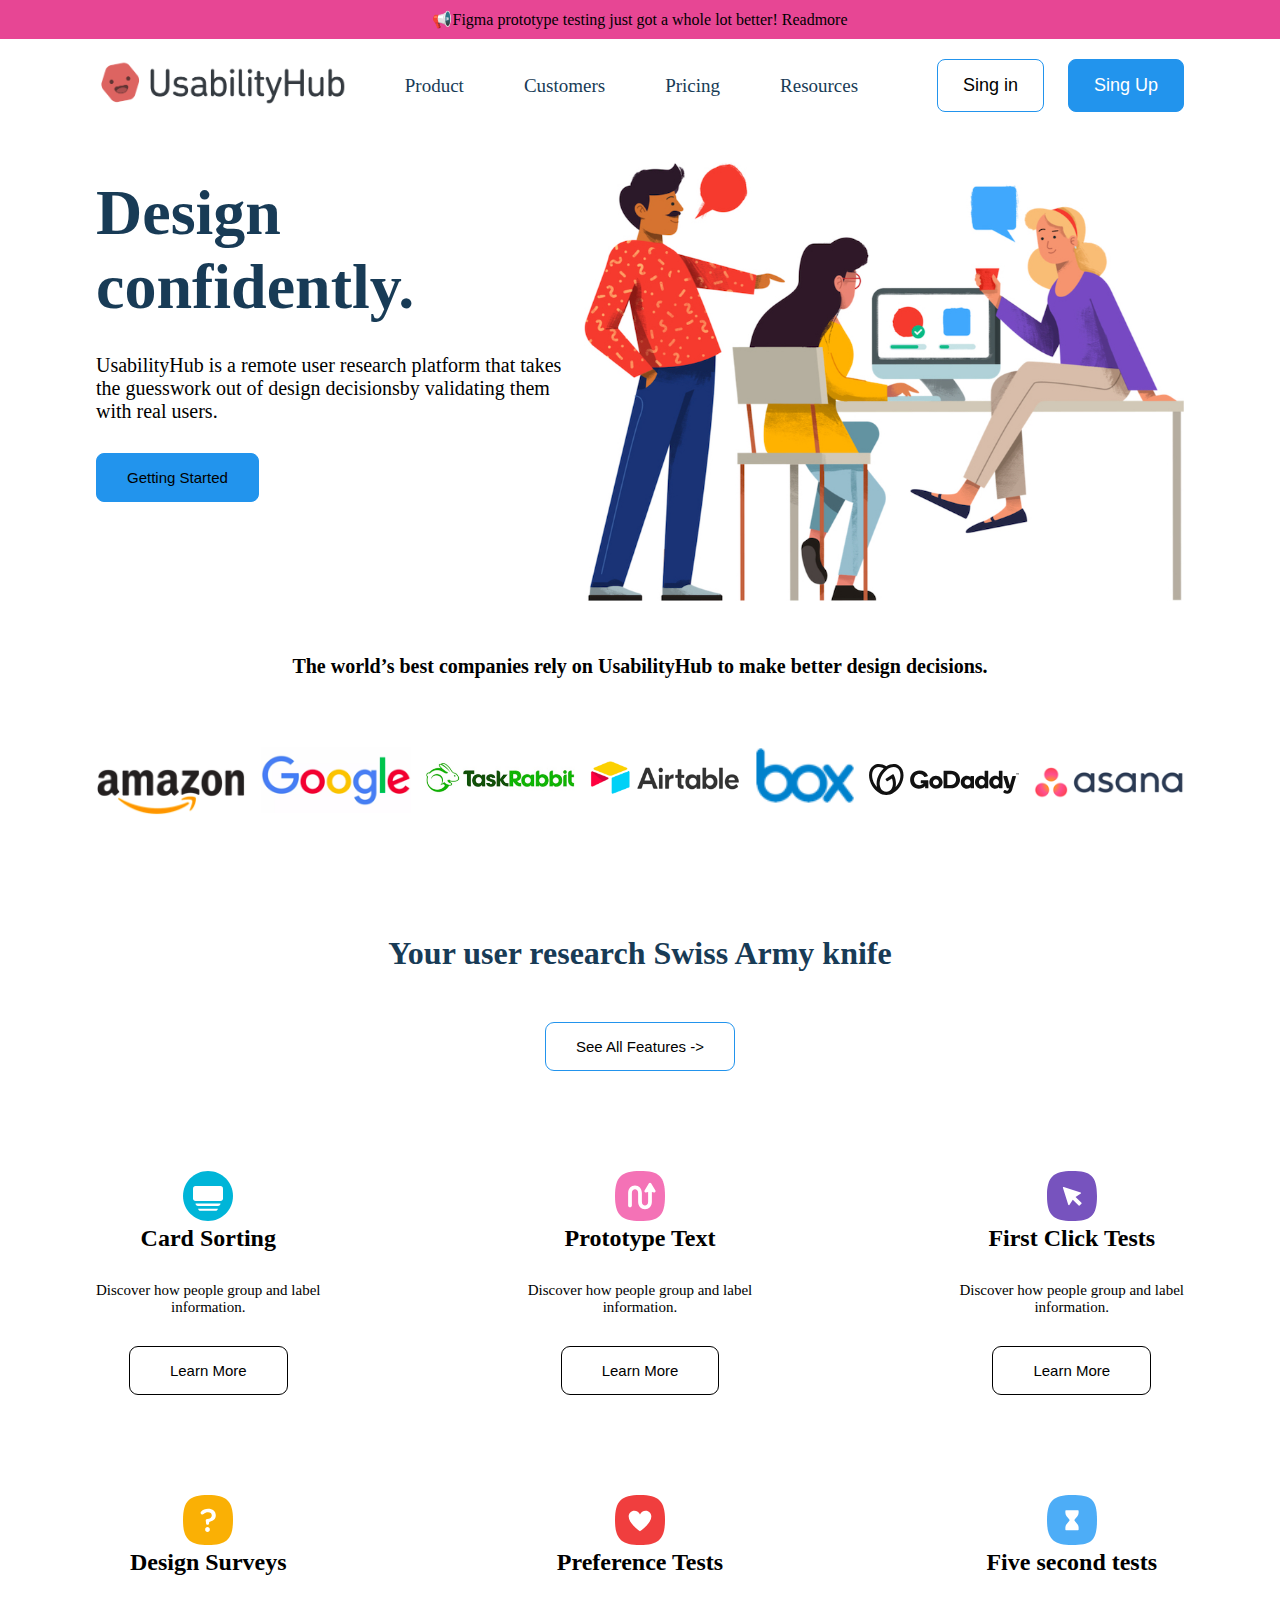
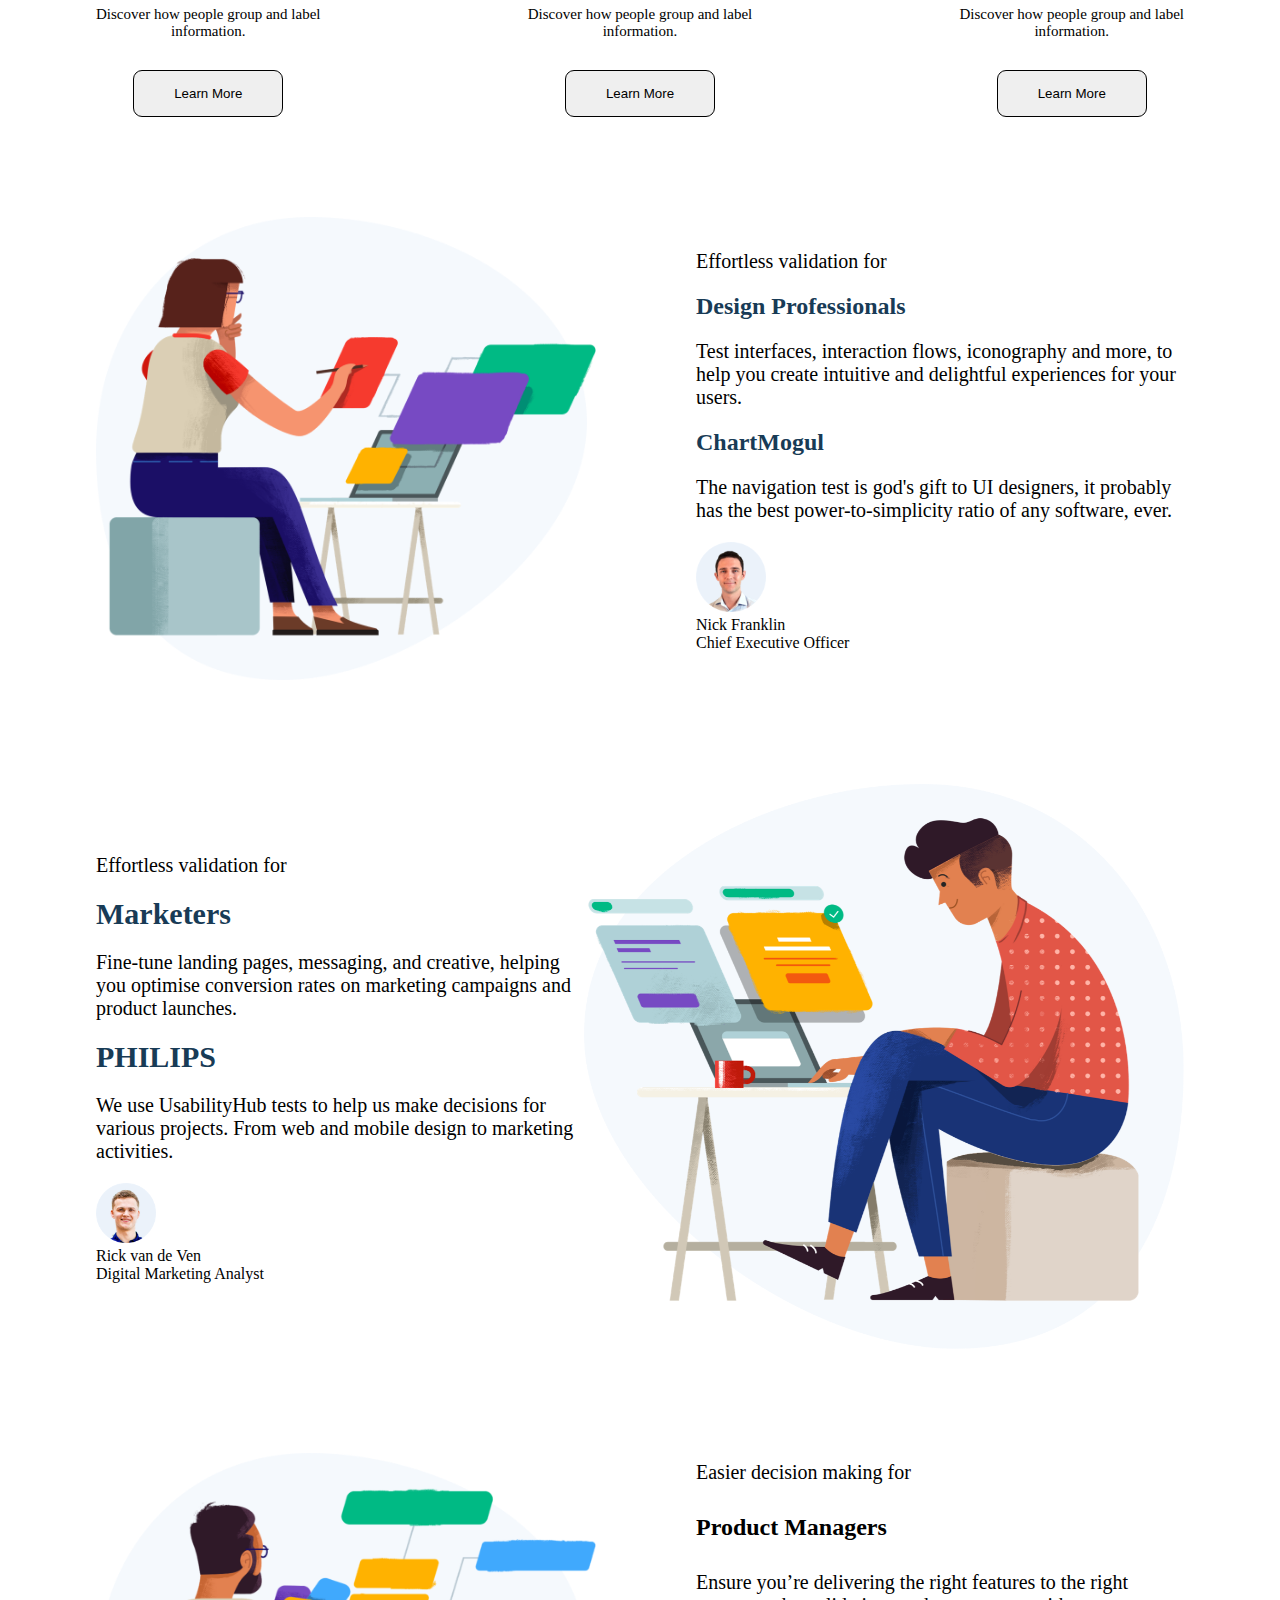
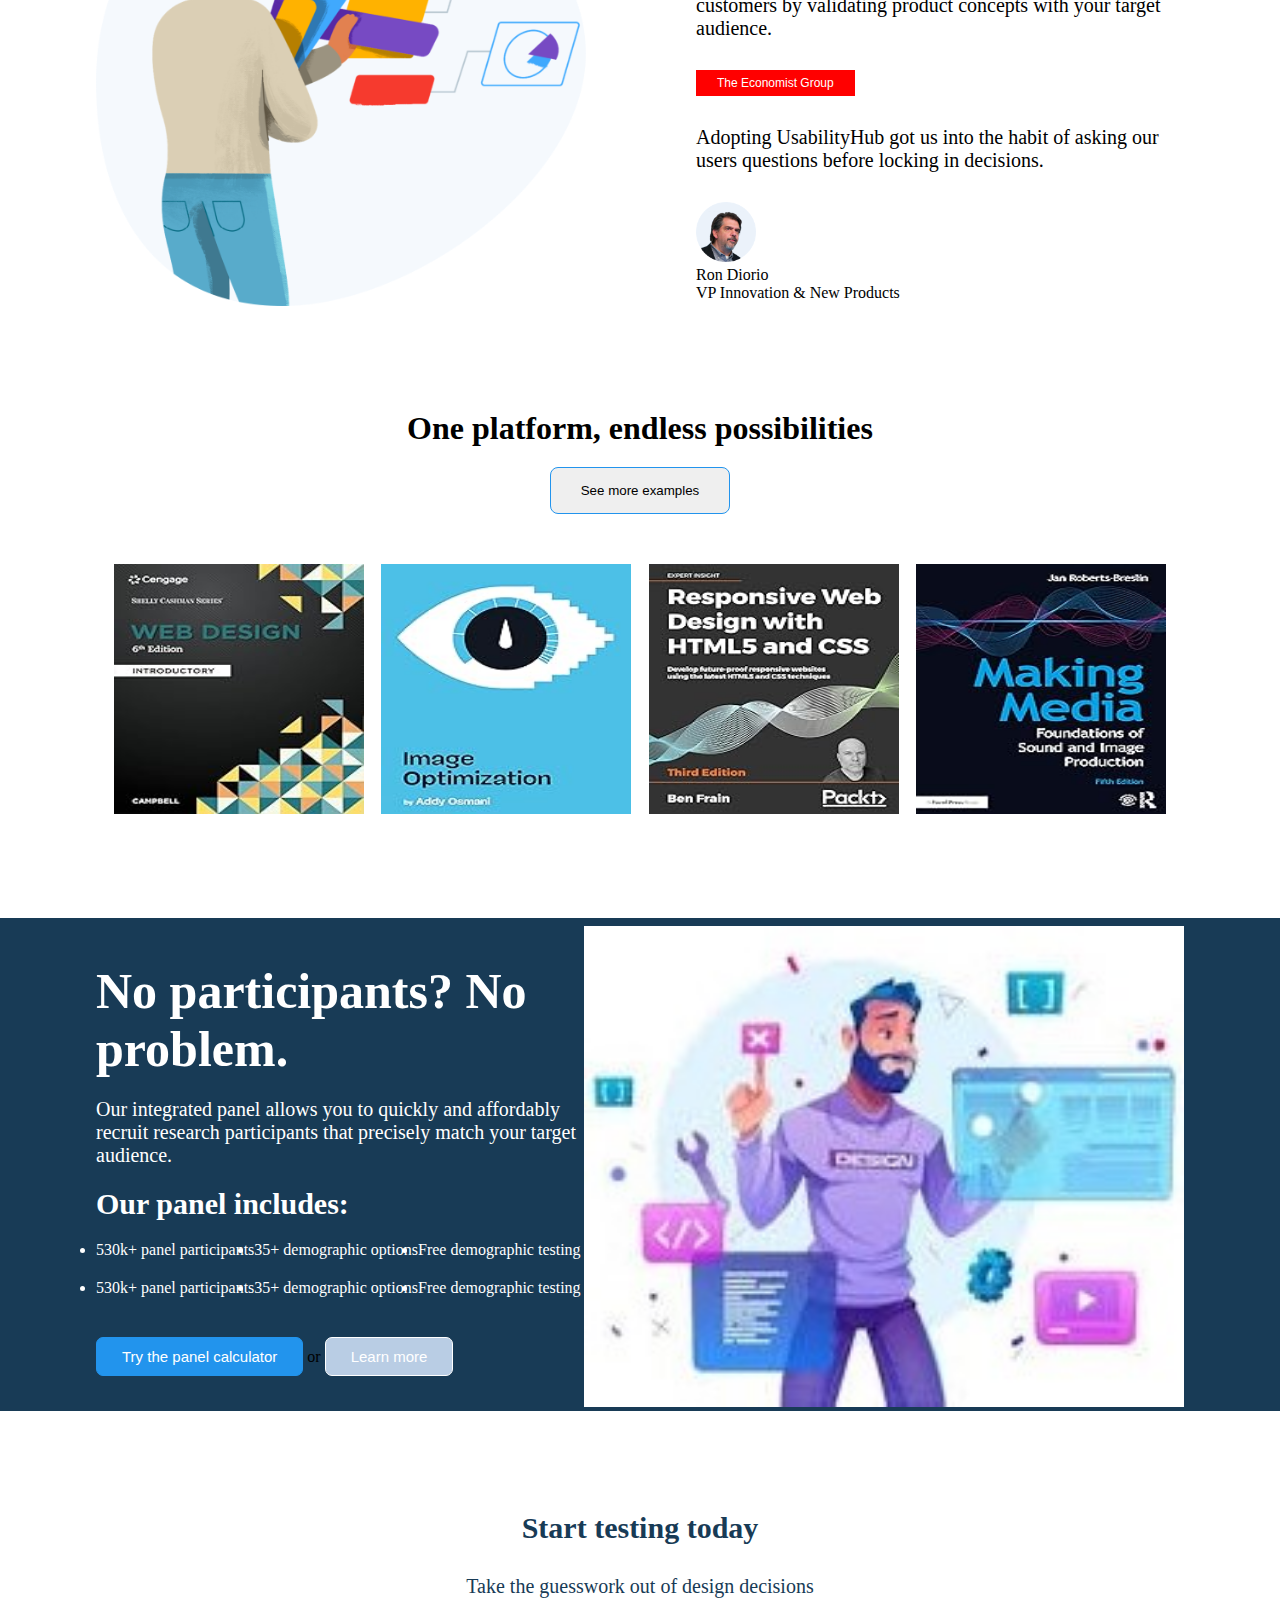
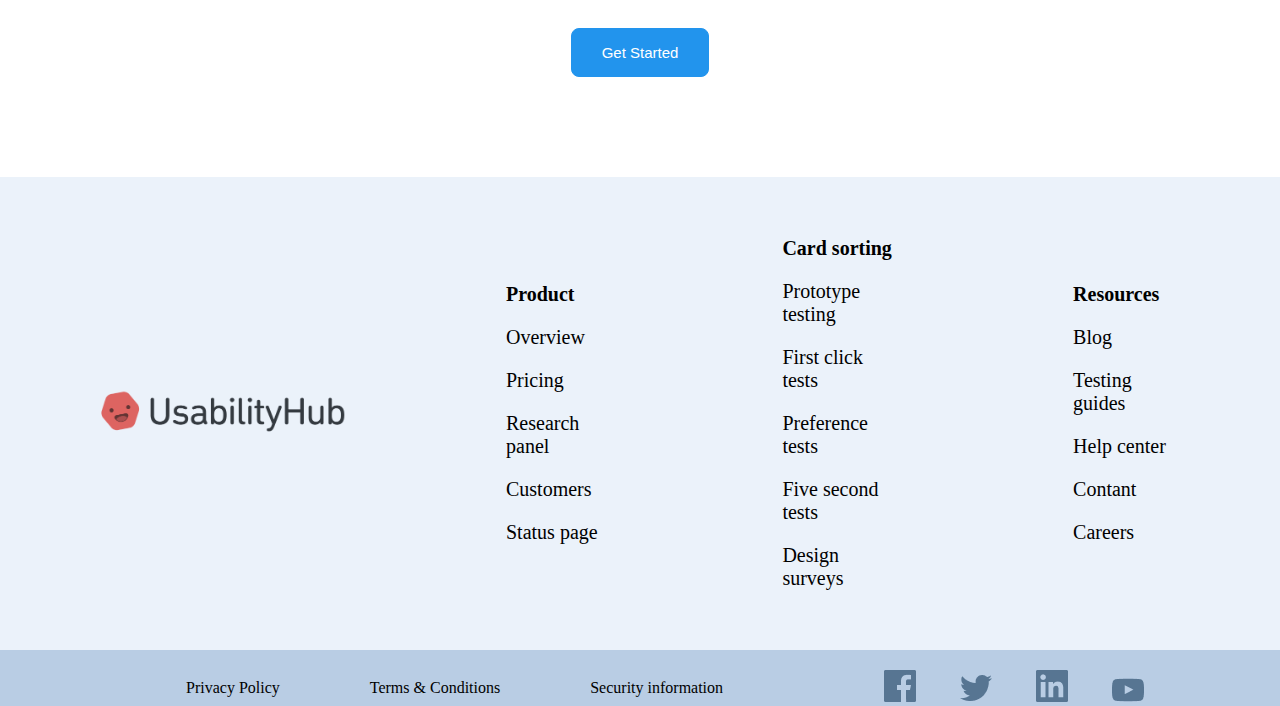
<file: index.html>
<!DOCTYPE html>
<html lang="en">

<head>
    <meta charset="UTF-8">
    <meta name="viewport" content="width=device-width, initial-scale=1.0">
    <title>UsabilityHub</title>
    <link rel="stylesheet" href="style.css">
</head>

<body>
    <div class="header-p">
        <p>📢Figma prototype testing just got a whole lot better! Readmore</p>

    </div>
    <header>
        <div class="container">
            <div class="header-main">
                <div class="header-logo">
                    <img src="./logo.png" alt="">
                </div>
                <div class="header-nav">
                    <nav>
                        <ul>
                            <li>Product</li>
                            <li>Customers</li>
                            <li>Pricing</li>
                            <li>Resources</li>
                        </ul>
                    </nav>
                </div>
                <div class="header-btn">
                    <button class="btn1">Sing in</button>
                    <button class="btn2">Sing Up</button>
                </div>
            </div>
        </div>
    </header>

    <!-- ///////////////////////////////////////////////////////////////// -->

    <section>
        <div class="container">
            <div class="section-main">
                <div class="sec-main-1">
                    <div class="sec-h1">
                        <h1>Design confidently.</h1>
                    </div>
                    <div class="sec-p">
                        <p>UsabilityHub is a remote user research platform that takes the guesswork out of design
                            decisionsby validating them with real users.</p>
                    </div>
                    <div class="sec-btn">
                        <button>Getting Started</button>
                    </div>
                </div>
                <div class="sec-img">
                    <img src="./banner 1.jpg" alt="">
                </div>

            </div>
        </div>
    </section>

    <!-- /////////////////////////////////////////////////////// -->


    <div class="link-p">
        <p>The world’s best companies rely on UsabilityHub to make better design decisions.</p>
    </div>
    <div class="link">
        <div class="container">
            <div class="link-main">

                <div class="link-img1">
                    <img src="./t1.png" alt="">
                </div>
                <div class="link-img2">
                    <img src="./t2.png" alt="">
                </div>
                <div class="link-img3">
                    <img src="./t3.png" alt="">
                </div>
                <div class="link-img4">
                    <img src="./t4.png" alt="">
                </div>
                <div class="link-img5">
                    <img src="./t5.png" alt="">
                </div>
                <div class="link-img6">
                    <img src="./t6.svg" alt="">
                </div>
                <div class="link-img7">
                    <img src="./t7.png" alt="">
                </div>

            </div>
        </div>
    </div>


    <!-- /////////////////////////////////////////////////////////////// -->


    <div class="icons-3-main">
        <div class="icons">
            <div class="container">
                <div class="icons-main">
                    <div class="icons-h1">
                        <h1>Your user research Swiss Army knife</h1>
                    </div>
                    <div class="icons-btn">
                        <button>See All Features -></button>
                    </div>
                </div>
            </div>
        </div>

        <div class="ions">
            <div class="container">
                <div class="ions-main">
                    <div class="ions-1">
                        <img src="./c1.svg" alt="">
                        <h2>Card Sorting</h2>
                        <p>Discover how people group and label <br> information.</p>
                        <button>Learn More </button>
                    </div>
                    <div class="ions-2">
                        <img src="./c2.svg" alt="">
                        <h2>Prototype Text</h2>
                        <p>Discover how people group and label <br> information.</p>
                        <button>Learn More </button>
                    </div>
                    <div class="ions-3">
                        <img src="./c3.svg" alt="">
                        <h2> First Click Tests</h2>
                        <p>Discover how people group and label <br>information.</p>
                        <button>Learn More </button>
                    </div>
                </div>
            </div>
        </div>

        <div class="ican">
            <div class="container">
                <div class="ican-main">
                    <div class="ican-1">
                        <img src="./c4.svg" alt="">
                        <h2> Design Surveys</h2>
                        <p>Discover how people group and label <br>information.</p>
                        <button>Learn More </button>
                    </div>
                    <div class="ican-2">
                        <img src="./c5.svg" alt="">
                        <h2> Preference Tests </h2>
                        <p>Discover how people group and label <br>information.</p>
                        <button>Learn More </button>
                    </div>
                    <div class="ican-4">
                        <img src="./c6.svg" alt="">
                        <h2> Five second tests</h2>
                        <p>Discover how people group and label <br>information.</p>
                        <button>Learn More </button>
                    </div>
                </div>
            </div>
        </div>
    </div>
    </div>
    </div>


    <!-- ///////////////////////////////////////////////////////////////////////////////////////////// -->


    <div class="girl">
        <div class="container">
            <div class="girl-main">
                <div class="girl-img">
                    <img src="./b-2.png" alt="">
                </div>
                <div class="girl-main-1">
                    <div class="girl-p">
                        <p>Effortless validation for</p>
                    </div>
                    <div class="girl-h2">
                        <h2>Design Professionals</h2>
                    </div>
                    <div class="girl-p2">
                        <p>Test interfaces, interaction flows, iconography and more, to help you create intuitive and
                            delightful experiences for your users.</p>
                    </div>
                    <div class="girl-h2">
                        <h2>ChartMogul</h2>
                    </div>
                    <div class="girl-p3">
                        <p>The navigation test is god's gift to UI designers, it probably has the best
                            power-to-simplicity
                            ratio of any software, ever.</p>
                    </div>
                    <div class="boy-img">
                        <img src="./b 2 ka boy.png" alt="">
                        <p>Nick Franklin</p>
                        <p>Chief Executive Officer</p>
                    </div>
                </div>
            </div>
        </div>
    </div>

    <!-- ////////////////////////////////////////////////////////////// -->


    <div class="boy">
        <div class="container">
            <div class="boy-main">
                <div class="boy-main-1">
                    <div class="boy-p">
                        <p>Effortless validation for</p>
                    </div>
                    <div class="boy-h2">
                        <h2>Marketers</h2>
                    </div>
                    <div class="boy-p2">
                        <p>Fine-tune landing pages, messaging, and creative, helping you optimise conversion rates on
                            marketing campaigns and product launches.</p>
                    </div>
                    <div class="boy-h2">
                        <h2>PHILIPS</h2>
                    </div>
                    <div class="boy-p3">
                        <p>We use UsabilityHub tests to help us make decisions for various projects. From web and mobile
                            design to marketing activities.</p>
                    </div>
                    <div class="boy-img-1">
                        <img src="./b-3 ka boy.png" alt="">
                        <p>Rick van de Ven</p>
                        <p>Digital Marketing Analyst</p>
                    </div>
                </div>
                <div class="boy-2-img">
                    <img src="./b-3.png" alt="">
                </div>
            </div>
        </div>
    </div>
    </div>
    </div>

    <!-- /////////////////////////////////////////////////////////////////////////// -->


    <div class="uncle">
        <div class="container">
            <div class="uncle-main">
                <div class="uncle-img-1">
                    <img src="./b-4.png" alt="">
                </div>
                <div class="uncle-main-1">
                    <div class="uncle-p">
                        <p>Easier decision making for</p>
                    </div>
                    <div class="uncle-h2">
                        <h2>Product Managers</h2>
                    </div>
                    <div class="uncle-p2">
                        <p>Ensure you’re delivering the right features to the right customers by validating product
                            concepts with your target audience.</p>
                    </div>
                    <div class="uncle-btn">
                        <button>The Economist Group</button>
                    </div>
                    <div class="uncle-p3">
                        <p>Adopting UsabilityHub got us into the habit of asking our users questions before locking in
                            decisions.</p>
                    </div>
                    <div class="uncle-img">
                        <img src="./b-4 ka boy.png" alt="">
                        <p>Ron Diorio</p>
                        <p>VP Innovation & New Products</p>
                    </div>

                </div>
            </div>
        </div>
    </div>


    <!-- ///////////////////////////////////////////////////////////////////////// -->


    <div class="book-h1-btn">
        <div class="book-h1">
            <h1>One platform, endless possibilities</h1>
        </div>
        <div class="book-btn">
            <button>See more examples</button>
        </div>
    </div>

    <div class="book">
        <div class="container">
            <div class="book-main">
                <div class="book-img-1">
                    <img src="./b1.jpg" alt="">
                </div>
                <div class="book-img-2">
                    <img src="./b2.jpg" alt="">
                </div>
                <div class="book-img-3">
                    <img src="./b3.jpg" alt="">
                </div>
                <div class="book-img-4">
                    <img src="./b4.jpg" alt="">
                </div>
            </div>
        </div>
    </div>


    <!-- /////////////////////////////////////////////////////////// -->


    <aside>
        <div class="container">
            <div class="aside-main">
                <div class="aside-main-1">
                    <div class="aside-h1">
                        <h1>No participants?
                            No problem.</h1>
                    </div>
                    <div class="aside-p">
                        <p>Our integrated panel allows you to quickly and affordably recruit research participants that
                            precisely match your target audience.</p>
                    </div>
                    <div class="aside-h2">
                        <h2>Our panel includes:</h2>
                    </div>
                    <div class="aside-ul">
                        <ul>
                            <li>530k+ panel participants</li>
                            <li>35+ demographic options</li>
                            <li>Free demographic testing</li>
                        </ul>
                        <ul>
                            <li>530k+ panel participants</li>
                            <li>35+ demographic options</li>
                            <li>Free demographic testing</li>
                        </ul>
                    </div>

                    <div class="aside-btn">
                        <button class="btn3">Try the panel calculator</button> or <button class="btn4">Learn
                            more</button>
                    </div>
                </div>
                <div class="aside-img">
                    <img src="./larka (2).jpg" alt="">
                </div>
            </div>
        </div>
    </aside>


    <!-- ////////////////////////////////////////////////////////////////////////////////////// -->


    <div class="get">
        <div class="container">
            <div class="get-main">
                <div class="get-h2">
                    <h2>Start testing today</h2>
                </div>
                <div class="get-p">
                    <p>Take the guesswork out of design decisions</p>
                </div>
                <div class="get-btn">
                    <button>Get Started</button>
                </div>
            </div>
        </div>
    </div>


    <!-- /////////////////////////////////////////////////////////////////////// -->


    <footer>
        <div class="container">
            <div class="footer-main">
                <div class="footer-logo">
                    <img src="./logo.png" alt="">
                </div>
                <div class="footer-ul-li-main">
                    <div class="footer-product">

                        <ul>
                            <li style="font-weight: bolder; list-style: none;">Product</li>
                            <li>Overview</li>
                            <li>Pricing</li>
                            <li>Research panel</li>
                            <li>Customers</li>
                            <li>Status page</li>
                            
                            
                        </ul>
                    </div>
                    <div class="footer-card">
                        <ul>
                            <li style="font-weight: bolder; list-style: none;">Card sorting</li>
                            <li>Prototype testing</li>
                            <li>First click tests</li>
                            <li>Preference tests</li>
                            <li>Five second tests</li>
                            <li>Design surveys</li>
                        </ul>
                    </div>
                    <div class="footer-resources">
                        <ul>
                            <li style="font-weight: bolder; list-style: none;">Resources</li>
                            <li>Blog</li>
                            <li>Testing guides</li>
                            <li>Help center</li>
                            <li>Contant</li>
                            <li>Careers</li>
                        </ul>
                    </div>
                </div>
            </div>
        </div>
    </footer>


    <!-- ///////////////////////////////////////////////////////////////// -->


    <div class="fackbook">
        <div class="container">
            <div class="fackbook-main">
                <div class="fackbook-p">
                    <ul>
                        <li>Privacy Policy</li>
                        <li>Terms & Conditions</li>
                        <li>Security information</li>
                    </ul>
                </div>
                <div class="fackbook-img">
                    <img src="./asset 28.png" alt="">
                    <img src="./asset 29.png" alt="">
                    <img src="./asset 30.png" alt="">
                    <img src="./asset 31.png" alt="">
                </div>
            </div>
        </div>
    </div>
</body>

</html>
</file>
<file: style.css>
* {
    margin: 0;
    padding: 0;
    box-sizing: border-box;
}

.container {
    width: 85%;
    margin: 0 auto;
}

.header-p {
    text-align: center;
    padding-top: 10px;
    background-color: #e74694;
    padding-bottom: 10px;
}

.header-main {
    display: flex;
    align-items: center;
    justify-content: space-between;
    padding-top: 20px;
}

.header-logo img {
    width: 250px;
}

.header-nav ul {
    display: flex;
    list-style: none;
}

.header-nav ul li {
    padding: 0 30px;
    font-size: 19px;
    color: #183b56;
}

.header-nav ul li:hover {
    color: #2294ed;
}

.header-btn button {
    padding: 15px 25px;
    border-radius: 8px;
    font-size: 18px;
    margin-left: 20px;
}

.btn1 {
    background: white;
    border: 1px solid #2294ed;
}

.btn1:hover {
    background-color: #2294ed;
    color: white;
    transition: all 0.9s;
}

.btn2:hover {
    background-color: white;
    color: #2294ed;
    transition: all 0.9s;
}

.btn2 {
    background-color: #2294ed;
    color: white;
    border: 1px solid #2294ed;
}

/* ////////////////////////////////////////////////// */


.section-main {
    display: flex;
    align-items: center;
    justify-content: space-between  ;
    padding-top: 50px;
}

.sec-img img {
    width: 600px;
}

.sec-h1 {
    font-size: 2em;
    padding-bottom: 30px;
    color: #183b56;
}

.sec-p p {
    font-size: 20px;
    padding-bottom: 30px;
}

.sec-btn button {
    padding: 15px 30px;
    border-radius: 8px;
    font-size: 15px;
    background-color: #2294ed;
    color: black;
    border: 1px solid #2294ed;
    margin-bottom: 90px;
}

.sec-btn button:hover {
    background-color: white;
    color: black;
    transition: all 0.9s;
}


/* /////////////////////////////////////////////// */

.link-p {
    text-align: center;
    font-size: 20px;
    font-weight: bold;
    margin-top: 50px;
}

.link-main {
    display: flex;
    align-items: center;
    justify-content: space-between;
}

.link-main img {
    width: 150px;
    padding-top: 50px;
}

.link-img5 img {
    width: 100px;
}

/* ///////////////////////////////////////////////////////// */


.icons-main {
    text-align: center;
    margin-bottom: 100px;
    margin-top: 100px;
}

.icons-h1 {
    color: #183b56;
}

.icons-btn button {
    padding: 15px 30px;
    border-radius: 9px;
    border: 1px solid #2294ed;
    background-color: white;
    margin-top: 50px;
    font-size: 15px;
}

.icons-btn button:hover {
    background-color: #2294ed;
    color: white;
    transition: all 0.9s;
}

.ions-main {
    display: flex;
    align-items: center;
    justify-content: space-between;
    margin-bottom: 100px;
    text-align: center;
}

.ions-main img {
    width: 50px;
}

.ions-main p {
    padding-top: 30px;
    font-size: 15px;
}

.ions-main button {
    padding: 15px 40px;
    border-radius: 9px;
    border: 1px solid;
    background-color: white;
    margin-top: 30px;
    font-size: 15px;
}

.ions-main button:hover {
    background-color: #2294ed;
    color: white;
    transition: all 0.9s;
    border: 1px solid #2294ed;
}

.ican-main {
    display: flex;
    align-items: center;
    justify-content: space-between;
    text-align: center;
    margin-bottom: 100px;
}

.ican-main img {
    width: 50px;
}

.ican-main p {
    padding-top: 30px;
    font-size: 15px;
}

.ican-main button {
    padding: 15px 40px;
    border-radius: 9px;
    border: 1px solid;
    margin-top: 30px;
}

.ican-main button:hover {
    background-color: #2294ed;
    color: white;
    transition: all 0.9s;
    border: 1px solid #2294ed;
}

/* /////////////////////////////////////////////////////////////////// */


.girl-main {
    display: flex;
    align-items: center;
    justify-content: space-between;
    margin-bottom: 100px;

}

.girl-main img {
    width: 500px;
}

.boy-img img {
    width: 70px;

}

.girl-p p {
    font-size: 20px;
    margin-left: 100px;
    padding-bottom: 20px;

}

.girl-h2 {
    margin-left: 100px;
    font-weight: bolder;
    padding-bottom: 20px;
    color: #183b56;
}

.girl-p2 {
    margin-left: 100px;
    font-size: 20px;
    padding-bottom: 20px;
}

.girl-p3 p {
    margin-left: 100px;
    font-size: 20px;
    padding-bottom: 20px;
}

.boy-img img {
    margin-left: 100px;

}

.boy-img p {
    margin-left: 100px;
}

/* //////////////////////////////////////////// */


.boy-main {
    display: flex;
    align-items: center;
    margin-bottom: 100px;
}

.boy-main img {
    width: 60px;
}

.boy-2-img img {
    width: 600px;
}

.boy-p p {
    font-size: 20px;
    margin-right: 100px;
    padding-bottom: 20px;
}

.boy-p3 p {
    font-size: 20px;
}

.boy-h2 {
    font-size: 20px;
    margin-right: 100px;
    padding-bottom: 20px;
    color: #183b56;
}

.boy-p2 p {
    font-size: 20px;
    padding-bottom: 20px;
}

.boy-h2 {
    font-size: 20px;
    padding-bottom: 20px;
}

.boy-img-1 img {
    padding-top: 20px;
}


/* /////////////////////////////////////////////////////////////// */

.uncle-main {
    display: flex;
    align-items: center;
    justify-content: space-between;
    margin-bottom: 100px;
}

.uncle-img-1 img {
    width: 500px;
}

.uncle-img img {
    width: 60px;
}

.uncle-p p {
    margin-left: 100px;
    font-size: 20px;
    padding-bottom: 30px;
}

.uncle-h2 {
    margin-left: 100px;
    font-weight: bolder;
    padding-bottom: 30px;
}

.uncle-p2 p {
    margin-left: 100px;
    font-size: 20px;
    padding-bottom: 30px;
}

.uncle-btn button {
    padding: 5px 20px;
    font-size: 12px;
    margin-left: 100px;
    background-color: red;
    color: white;
    border: 1px solid red;
    margin-bottom: 30px;
}

.uncle-p3 p {
    font-size: 20px;
    margin-left: 100px;
    padding-bottom: 30px;
}

.uncle-img p {
    margin-left: 100px;
}

.uncle-img img {
    margin-left: 100px;
}


/* /////////////////////////////////////////////////////// */


.book-h1-btn {
    text-align: center;
}

.book-h1 {
    text-align: center;
}

.book-btn button {
    margin-top: 20px;
    padding: 15px 30px;
    border-radius: 8px;
    border: 1px solid #2294ed;

}

.book-btn button:hover {
    background-color: #2294ed;
    color: white;
    transition: all 0.9s;
}

.book-main img {
    width: 250px;
    height: 250px;
}

.book-img-4 img {
    width: 250px;
}

.book-main {
    display: flex;
    align-items: center;
    justify-content: space-evenly;
    margin-bottom: 100px;
    padding-top: 50px;
}


/* ///////////////////////////////////////////////////////////////////////// */


aside {
    background-color: #183b56;
    padding-top: 8px;

}

.aside-main {
    display: flex;
    align-items: center;
    justify-content: space-between;
    margin-bottom: 100px;

}

.aside-img img {
    width: 600px;

}

.aside-h1 {
    font-size: 25px;
    color: white;
    padding-bottom: 20px;
}

.aside-p p {
    font-size: 20px;
    color: white;
    padding-bottom: 20px;
}

.aside-h2 {
    font-size: 20px;
    color: white;
    padding-bottom: 20px;
}

.aside-ul ul {
    display: flex;

}

.aside-ul ul li {
    color: white;
    margin-bottom: 20px;
}

.aside-btn button {
    padding: 10px 25px;
    border-radius: 7px;
    margin-top: 20px;

}

.btn3 {
    background-color: #2294ed;
    border: 1px solid #2294ed;
    color: white;
    font-size: 15px;
}

.btn3:hover {
    background-color: #b9cde4;
    color: white;
    transition: all 0.9s;
    border: 1px solid #b9cde4;
}

.btn4 {
    font-size: 15px;
    background-color: #b9cde4;
    border: 1px solid;
    color: white;


}

.btn4:hover {
    background-color: #2294ed;
    color: white;
    transition: all 0.9s;
    border: 1px solid #2294ed;
}


/* /////////////////////////////////////////////////////////// */


.get-main {
    text-align: center;
    margin-bottom: 100px;
}

.get-h2 {
    font-size: 20px;
    color: #183b56;
    padding-bottom: 30px;
}

.get-p p {
    font-size: 20px;
    padding-bottom: 30px;
    color: #183b56;
}

.get-btn button {
    padding: 15px 30px;
    border-radius: 8px;
    background-color: #2294ed;
    color: white;
    border: 1px solid #2294ed;
    font-size: 15px;
}

.get-btn button:hover {
    background-color: white;
    color: #2294ed;
    transition: all 0.9s;
}



/* //////////////////////////////////////////////////////////////// */


footer {
    background-color: #ebf2fa;
}

.footer-main {
    display: flex;
    align-items: center;
    padding: 50px 0;
}

.footer-logo img {
    width: 250px;

}

.footer-ul-li-main {
    display: flex;
    align-items: center;
    justify-content: end;
}

.footer-ul-li-main ul li {
    margin-left: 150px;
    font-size: 20px;
    list-style: none;
    padding: 10px;
}

.footer-ul-li-main ul li:hover {
    color: #2294ed;
}


/* ////////////////////////////////////////////////////////// */


.fackbook {
    background-color: #b9cde4;
    padding-top: 20px;
}

.fackbook-p ul {
    display: flex;
    align-items: center;
    justify-content: space-between;
}

.fackbook-p ul li {
    list-style: none;
    padding-left: 10px;
    margin-left: 80px;
}

.fackbook-p ul li:hover {
    color: #2294ed;
}

.fackbook-main {
    display: flex;
    align-items: center;
    justify-content: space-between;
}

.fackbook-img img {
    padding-right: 40px;
}


/* ////////////////////////////////////////// */


@media screen and (max-width:1226px) {
    .header-main {
        flex-direction: column;
    }
    
    .header-btn {
        flex-direction: column;
        margin-top: 20px;
    }
}
@media screen and (max-width:1112px) {
    .header-nav nav ul{
        flex-direction: column;
        line-height: 40px;
        margin-top: 10px;
     }
}
@media screen and (max-width: 1080px) {
    .section-main{
       flex-direction: column;
       text-align: center;
    }
    .sec-main-1{
        line-height: 30px;
        max-width: 500px;
    }
   
}
@media screen and (max-width:1065px) {
    .link-main{
        flex-direction: column;
        line-height: 10px;

    }
    .link-p{
        margin-top: 50px;
    }
}
@media screen and (max-width:927px) {
    .ions-main{
         flex-direction: column;
         line-height: 20px;
       margin-bottom: 20px;
    }
    .ican-main{
        flex-direction: column;
        line-height: 20px;
    }
}
</file>
